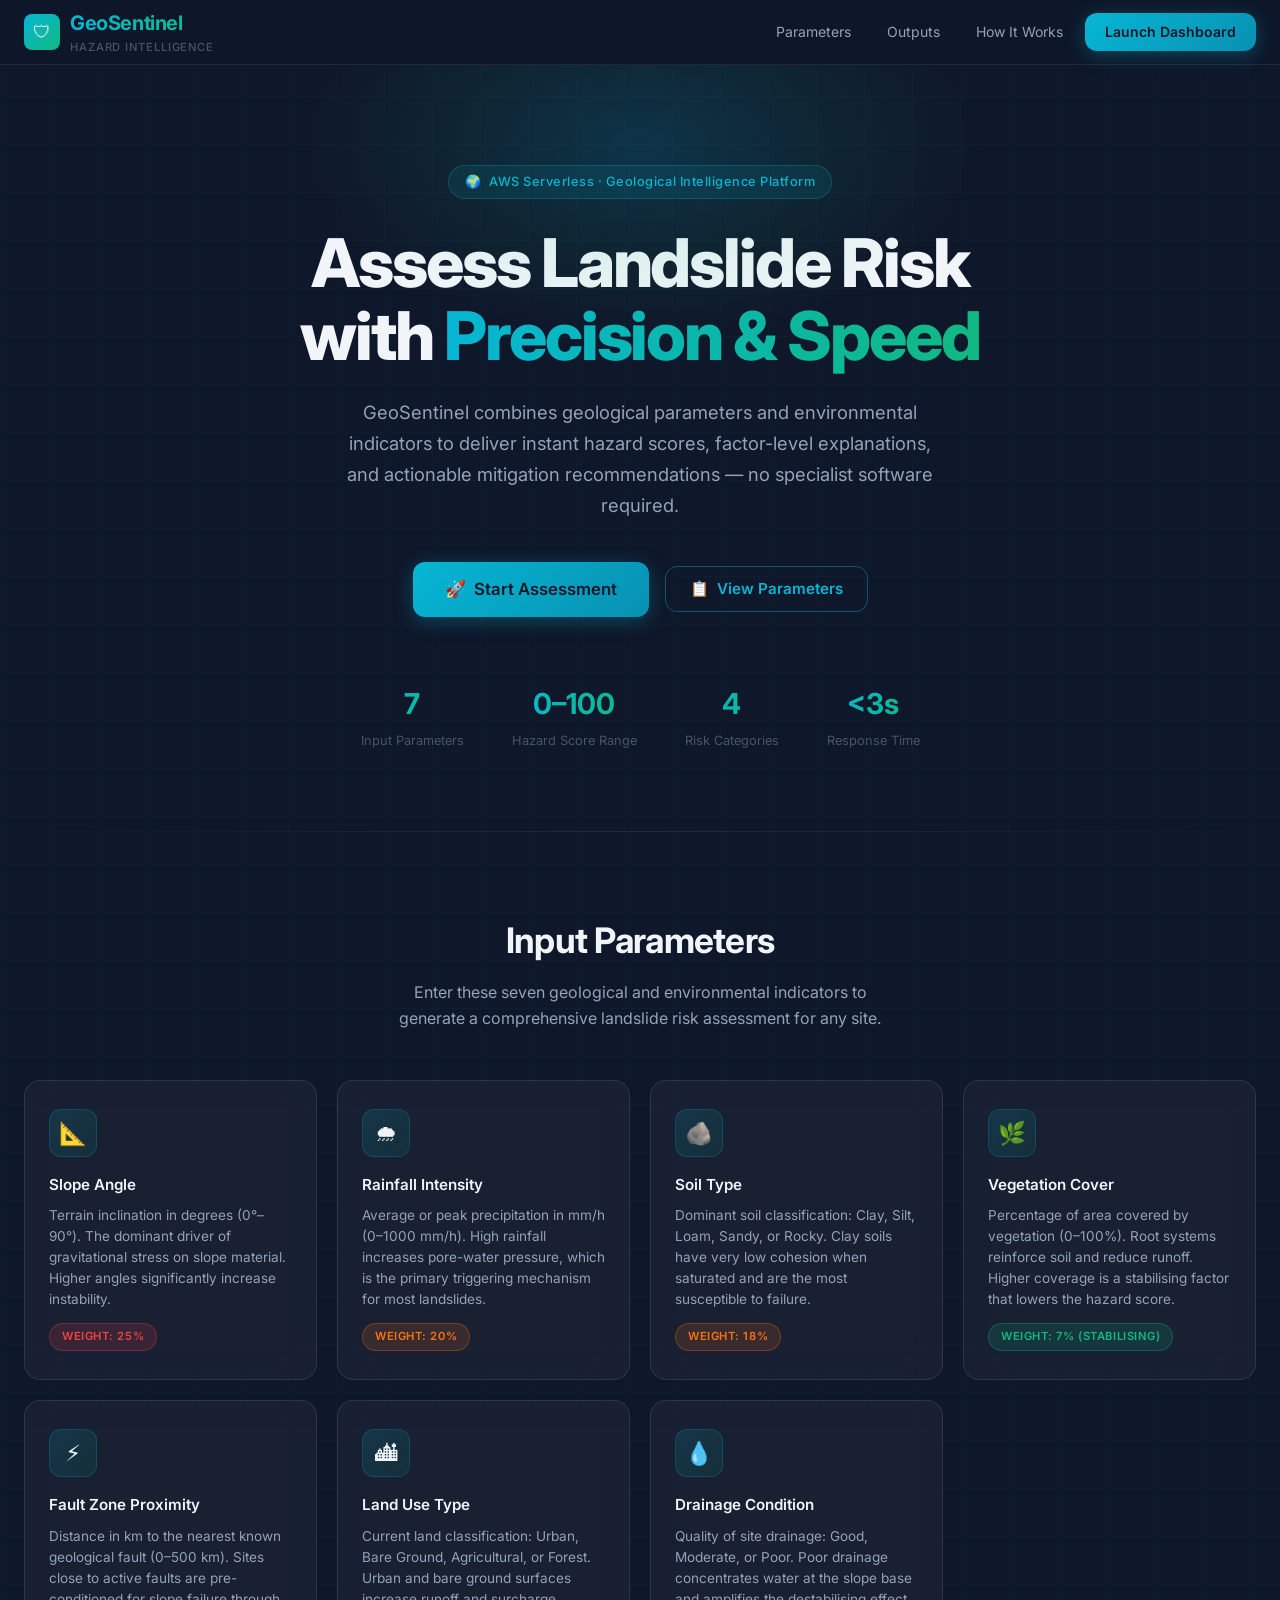
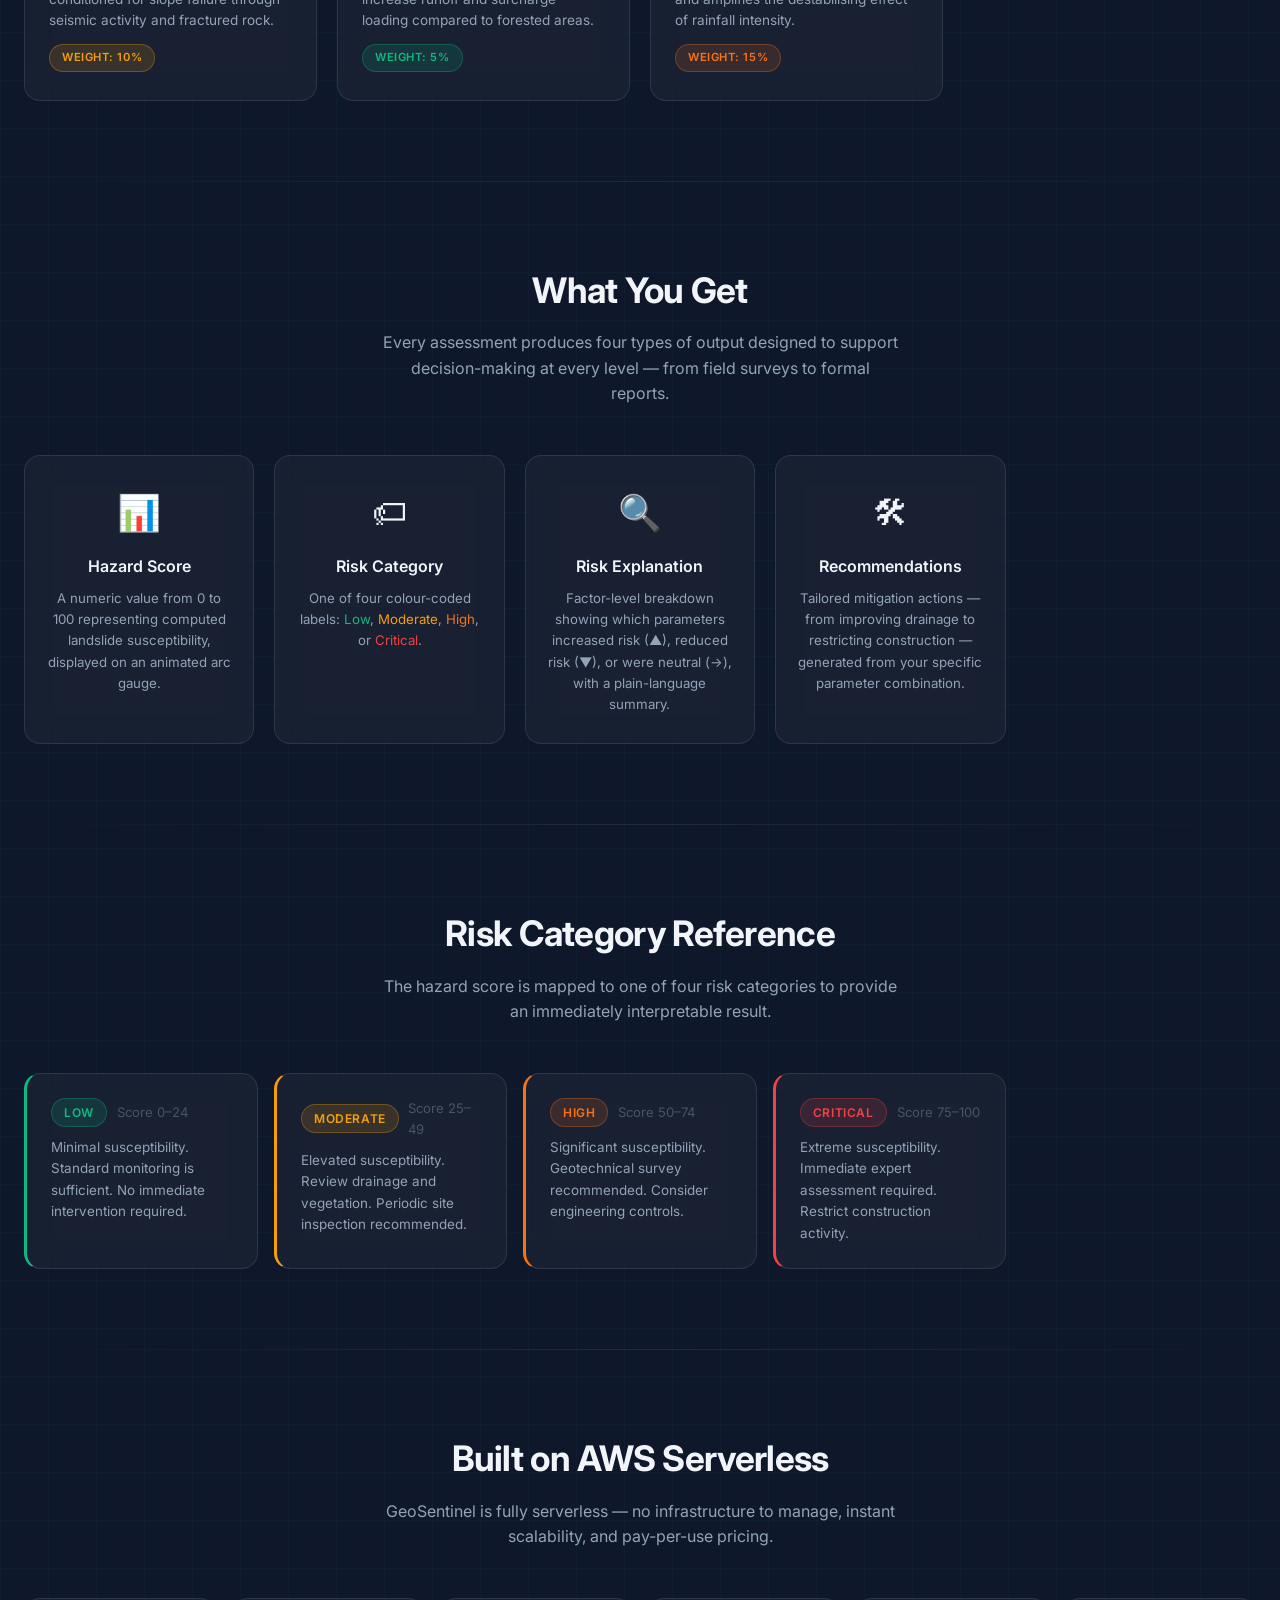
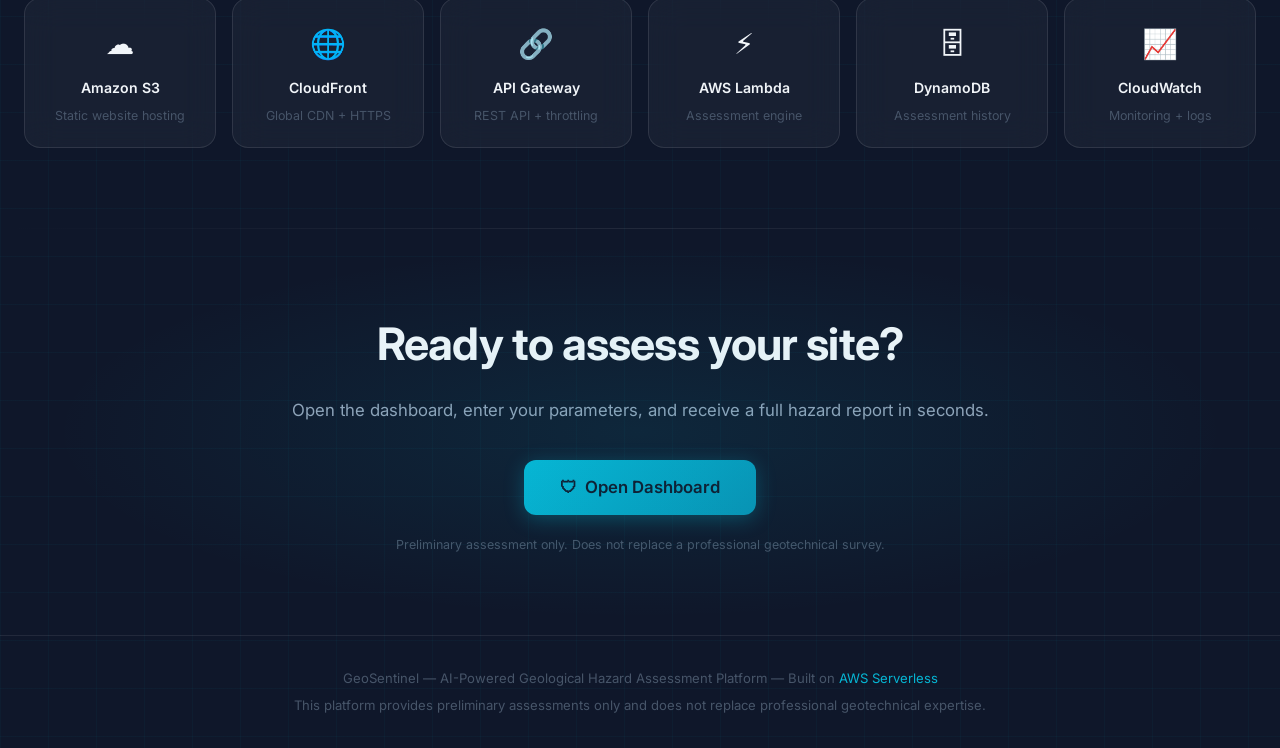
<file: frontend/index.html>
<!DOCTYPE html>
<html lang="en">
<head>
  <meta charset="UTF-8" />
  <meta name="viewport" content="width=device-width, initial-scale=1.0" />
  <title>GeoSentinel — AI-Powered Geological Hazard Assessment</title>
  <meta name="description" content="Assess landslide risk using geological and environmental parameters. Get hazard scores, risk explanations, and mitigation recommendations instantly." />

  <!-- Fonts -->
  <link rel="preconnect" href="https://fonts.googleapis.com" />
  <link rel="preconnect" href="https://fonts.gstatic.com" crossorigin />
  <link href="https://fonts.googleapis.com/css2?family=Inter:wght@400;500;600;700;800&display=swap" rel="stylesheet" />

  <!-- Styles -->
  <link rel="stylesheet" href="assets/css/styles.css" />

  <!-- Favicon (inline SVG) -->
  <link rel="icon" href="data:image/svg+xml,<svg xmlns='http://www.w3.org/2000/svg' viewBox='0 0 32 32'><rect width='32' height='32' rx='8' fill='%230F172A'/><text y='22' x='4' font-size='20'>🛡</text></svg>" />
</head>
<body class="bg-grid">

  <!-- ── Navbar ────────────────────────────────────────────── -->
  <nav class="navbar" role="navigation" aria-label="Main navigation">
    <div class="navbar-inner">
      <a href="index.html" class="navbar-brand" aria-label="GeoSentinel home">
        <div class="brand-icon" aria-hidden="true">🛡</div>
        <div>
          <div class="brand-name">GeoSentinel</div>
          <div class="brand-tagline">Hazard Intelligence</div>
        </div>
      </a>

      <nav class="navbar-links" aria-label="Site links">
        <a href="#parameters" class="nav-link">Parameters</a>
        <a href="#outputs"    class="nav-link">Outputs</a>
        <a href="#how"        class="nav-link">How It Works</a>
        <a href="dashboard.html" class="btn btn-primary nav-link-cta" style="padding:8px 20px;font-size:0.875rem;">
          Launch Dashboard
        </a>
      </nav>
    </div>
  </nav>

  <!-- ── Hero ──────────────────────────────────────────────── -->
  <section class="hero" aria-labelledby="hero-heading">
    <div class="hero-glow" aria-hidden="true"></div>
    <div class="page-container">

      <div class="hero-badge" aria-label="Platform category">
        <span aria-hidden="true">🌍</span>
        AWS Serverless · Geological Intelligence Platform
      </div>

      <h1 class="hero-title" id="hero-heading">
        Assess Landslide Risk<br />
        with <span class="highlight">Precision & Speed</span>
      </h1>

      <p class="hero-subtitle">
        GeoSentinel combines geological parameters and environmental indicators to deliver
        instant hazard scores, factor-level explanations, and actionable mitigation
        recommendations — no specialist software required.
      </p>

      <div class="hero-actions">
        <a href="dashboard.html" class="btn btn-primary" style="font-size:1.05rem;padding:14px 32px;">
          <span aria-hidden="true">🚀</span> Start Assessment
        </a>
        <a href="#parameters" class="btn btn-outline">
          <span aria-hidden="true">📋</span> View Parameters
        </a>
      </div>

      <div class="hero-stats" role="list" aria-label="Platform statistics">
        <div class="stat-item" role="listitem">
          <div class="stat-value">7</div>
          <div class="stat-label">Input Parameters</div>
        </div>
        <div class="stat-item" role="listitem">
          <div class="stat-value">0–100</div>
          <div class="stat-label">Hazard Score Range</div>
        </div>
        <div class="stat-item" role="listitem">
          <div class="stat-value">4</div>
          <div class="stat-label">Risk Categories</div>
        </div>
        <div class="stat-item" role="listitem">
          <div class="stat-value">&lt;3s</div>
          <div class="stat-label">Response Time</div>
        </div>
      </div>
    </div>
  </section>

  <div class="divider"></div>


  <!-- ── Input Parameters ──────────────────────────────────── -->
  <section class="section" id="parameters" aria-labelledby="params-heading">
    <div class="page-container">
      <div class="text-center">
        <h2 class="section-title" id="params-heading">Input Parameters</h2>
        <p class="section-subtitle mx-auto">
          Enter these seven geological and environmental indicators to generate a comprehensive
          landslide risk assessment for any site.
        </p>
      </div>

      <div class="features-grid">

        <article class="feature-card glass-card glass-card-hover">
          <div class="feature-icon" aria-hidden="true">📐</div>
          <h3 class="feature-name">Slope Angle</h3>
          <p class="feature-desc">
            Terrain inclination in degrees (0°–90°). The dominant driver of gravitational
            stress on slope material. Higher angles significantly increase instability.
          </p>
          <div style="margin-top:12px;">
            <span class="badge badge-critical" style="font-size:0.7rem;">Weight: 25%</span>
          </div>
        </article>

        <article class="feature-card glass-card glass-card-hover">
          <div class="feature-icon" aria-hidden="true">🌧</div>
          <h3 class="feature-name">Rainfall Intensity</h3>
          <p class="feature-desc">
            Average or peak precipitation in mm/h (0–1000 mm/h). High rainfall
            increases pore-water pressure, which is the primary triggering mechanism
            for most landslides.
          </p>
          <div style="margin-top:12px;">
            <span class="badge badge-high" style="font-size:0.7rem;">Weight: 20%</span>
          </div>
        </article>

        <article class="feature-card glass-card glass-card-hover">
          <div class="feature-icon" aria-hidden="true">🪨</div>
          <h3 class="feature-name">Soil Type</h3>
          <p class="feature-desc">
            Dominant soil classification: Clay, Silt, Loam, Sandy, or Rocky. Clay soils
            have very low cohesion when saturated and are the most susceptible to failure.
          </p>
          <div style="margin-top:12px;">
            <span class="badge badge-high" style="font-size:0.7rem;">Weight: 18%</span>
          </div>
        </article>

        <article class="feature-card glass-card glass-card-hover">
          <div class="feature-icon" aria-hidden="true">🌿</div>
          <h3 class="feature-name">Vegetation Cover</h3>
          <p class="feature-desc">
            Percentage of area covered by vegetation (0–100%). Root systems reinforce
            soil and reduce runoff. Higher coverage is a stabilising factor that lowers
            the hazard score.
          </p>
          <div style="margin-top:12px;">
            <span class="badge badge-low" style="font-size:0.7rem;">Weight: 7% (stabilising)</span>
          </div>
        </article>

        <article class="feature-card glass-card glass-card-hover">
          <div class="feature-icon" aria-hidden="true">⚡</div>
          <h3 class="feature-name">Fault Zone Proximity</h3>
          <p class="feature-desc">
            Distance in km to the nearest known geological fault (0–500 km). Sites
            close to active faults are pre-conditioned for slope failure through
            seismic activity and fractured rock.
          </p>
          <div style="margin-top:12px;">
            <span class="badge badge-moderate" style="font-size:0.7rem;">Weight: 10%</span>
          </div>
        </article>

        <article class="feature-card glass-card glass-card-hover">
          <div class="feature-icon" aria-hidden="true">🏙</div>
          <h3 class="feature-name">Land Use Type</h3>
          <p class="feature-desc">
            Current land classification: Urban, Bare Ground, Agricultural, or Forest.
            Urban and bare ground surfaces increase runoff and surcharge loading
            compared to forested areas.
          </p>
          <div style="margin-top:12px;">
            <span class="badge badge-low" style="font-size:0.7rem;">Weight: 5%</span>
          </div>
        </article>

        <article class="feature-card glass-card glass-card-hover">
          <div class="feature-icon" aria-hidden="true">💧</div>
          <h3 class="feature-name">Drainage Condition</h3>
          <p class="feature-desc">
            Quality of site drainage: Good, Moderate, or Poor. Poor drainage
            concentrates water at the slope base and amplifies the destabilising
            effect of rainfall intensity.
          </p>
          <div style="margin-top:12px;">
            <span class="badge badge-high" style="font-size:0.7rem;">Weight: 15%</span>
          </div>
        </article>

      </div>
    </div>
  </section>

  <div class="divider"></div>


  <!-- ── Outputs ────────────────────────────────────────────── -->
  <section class="section" id="outputs" aria-labelledby="outputs-heading">
    <div class="page-container">
      <div class="text-center">
        <h2 class="section-title" id="outputs-heading">What You Get</h2>
        <p class="section-subtitle mx-auto">
          Every assessment produces four types of output designed to support
          decision-making at every level — from field surveys to formal reports.
        </p>
      </div>

      <div class="outputs-grid">

        <article class="output-card glass-card glass-card-hover">
          <div class="output-icon" aria-hidden="true">📊</div>
          <h3 class="output-title">Hazard Score</h3>
          <p class="output-desc">
            A numeric value from 0 to 100 representing computed landslide
            susceptibility, displayed on an animated arc gauge.
          </p>
        </article>

        <article class="output-card glass-card glass-card-hover">
          <div class="output-icon" aria-hidden="true">🏷</div>
          <h3 class="output-title">Risk Category</h3>
          <p class="output-desc">
            One of four colour-coded labels: <span class="risk-low">Low</span>,
            <span class="risk-moderate">Moderate</span>,
            <span class="risk-high">High</span>, or
            <span class="risk-critical">Critical</span>.
          </p>
        </article>

        <article class="output-card glass-card glass-card-hover">
          <div class="output-icon" aria-hidden="true">🔍</div>
          <h3 class="output-title">Risk Explanation</h3>
          <p class="output-desc">
            Factor-level breakdown showing which parameters increased risk (▲),
            reduced risk (▼), or were neutral (→), with a plain-language summary.
          </p>
        </article>

        <article class="output-card glass-card glass-card-hover">
          <div class="output-icon" aria-hidden="true">🛠</div>
          <h3 class="output-title">Recommendations</h3>
          <p class="output-desc">
            Tailored mitigation actions — from improving drainage to restricting
            construction — generated from your specific parameter combination.
          </p>
        </article>

      </div>
    </div>
  </section>

  <div class="divider"></div>

  <!-- ── Risk Categories Explained ────────────────────────── -->
  <section class="section" id="how" aria-labelledby="how-heading">
    <div class="page-container">
      <div class="text-center">
        <h2 class="section-title" id="how-heading">Risk Category Reference</h2>
        <p class="section-subtitle mx-auto">
          The hazard score is mapped to one of four risk categories to provide
          an immediately interpretable result.
        </p>
      </div>

      <div style="display:grid;grid-template-columns:repeat(auto-fill,minmax(220px,1fr));gap:16px;">

        <div class="glass-card" style="padding:24px;border-left:3px solid var(--color-risk-low);">
          <div style="display:flex;align-items:center;gap:10px;margin-bottom:10px;">
            <span class="badge badge-low">Low</span>
            <span style="font-size:0.82rem;color:var(--color-text-muted);">Score 0–24</span>
          </div>
          <p style="font-size:0.84rem;color:var(--color-text-secondary);">
            Minimal susceptibility. Standard monitoring is sufficient. No immediate intervention required.
          </p>
        </div>

        <div class="glass-card" style="padding:24px;border-left:3px solid var(--color-risk-moderate);">
          <div style="display:flex;align-items:center;gap:10px;margin-bottom:10px;">
            <span class="badge badge-moderate">Moderate</span>
            <span style="font-size:0.82rem;color:var(--color-text-muted);">Score 25–49</span>
          </div>
          <p style="font-size:0.84rem;color:var(--color-text-secondary);">
            Elevated susceptibility. Review drainage and vegetation. Periodic site inspection recommended.
          </p>
        </div>

        <div class="glass-card" style="padding:24px;border-left:3px solid var(--color-risk-high);">
          <div style="display:flex;align-items:center;gap:10px;margin-bottom:10px;">
            <span class="badge badge-high">High</span>
            <span style="font-size:0.82rem;color:var(--color-text-muted);">Score 50–74</span>
          </div>
          <p style="font-size:0.84rem;color:var(--color-text-secondary);">
            Significant susceptibility. Geotechnical survey recommended. Consider engineering controls.
          </p>
        </div>

        <div class="glass-card" style="padding:24px;border-left:3px solid var(--color-risk-critical);">
          <div style="display:flex;align-items:center;gap:10px;margin-bottom:10px;">
            <span class="badge badge-critical">Critical</span>
            <span style="font-size:0.82rem;color:var(--color-text-muted);">Score 75–100</span>
          </div>
          <p style="font-size:0.84rem;color:var(--color-text-secondary);">
            Extreme susceptibility. Immediate expert assessment required. Restrict construction activity.
          </p>
        </div>

      </div>
    </div>
  </section>

  <div class="divider"></div>


  <!-- ── Architecture ──────────────────────────────────────── -->
  <section class="section">
    <div class="page-container">
      <div class="text-center">
        <h2 class="section-title">Built on AWS Serverless</h2>
        <p class="section-subtitle mx-auto">
          GeoSentinel is fully serverless — no infrastructure to manage, instant scalability,
          and pay-per-use pricing.
        </p>
      </div>

      <div style="display:grid;grid-template-columns:repeat(auto-fill,minmax(180px,1fr));gap:16px;margin-top:0;">
        <div class="glass-card" style="padding:22px;text-align:center;">
          <div style="font-size:1.8rem;margin-bottom:10px;" aria-hidden="true">☁</div>
          <div style="font-size:0.88rem;font-weight:600;margin-bottom:6px;">Amazon S3</div>
          <div style="font-size:0.78rem;color:var(--color-text-muted);">Static website hosting</div>
        </div>
        <div class="glass-card" style="padding:22px;text-align:center;">
          <div style="font-size:1.8rem;margin-bottom:10px;" aria-hidden="true">🌐</div>
          <div style="font-size:0.88rem;font-weight:600;margin-bottom:6px;">CloudFront</div>
          <div style="font-size:0.78rem;color:var(--color-text-muted);">Global CDN + HTTPS</div>
        </div>
        <div class="glass-card" style="padding:22px;text-align:center;">
          <div style="font-size:1.8rem;margin-bottom:10px;" aria-hidden="true">🔗</div>
          <div style="font-size:0.88rem;font-weight:600;margin-bottom:6px;">API Gateway</div>
          <div style="font-size:0.78rem;color:var(--color-text-muted);">REST API + throttling</div>
        </div>
        <div class="glass-card" style="padding:22px;text-align:center;">
          <div style="font-size:1.8rem;margin-bottom:10px;" aria-hidden="true">⚡</div>
          <div style="font-size:0.88rem;font-weight:600;margin-bottom:6px;">AWS Lambda</div>
          <div style="font-size:0.78rem;color:var(--color-text-muted);">Assessment engine</div>
        </div>
        <div class="glass-card" style="padding:22px;text-align:center;">
          <div style="font-size:1.8rem;margin-bottom:10px;" aria-hidden="true">🗄</div>
          <div style="font-size:0.88rem;font-weight:600;margin-bottom:6px;">DynamoDB</div>
          <div style="font-size:0.78rem;color:var(--color-text-muted);">Assessment history</div>
        </div>
        <div class="glass-card" style="padding:22px;text-align:center;">
          <div style="font-size:1.8rem;margin-bottom:10px;" aria-hidden="true">📈</div>
          <div style="font-size:0.88rem;font-weight:600;margin-bottom:6px;">CloudWatch</div>
          <div style="font-size:0.78rem;color:var(--color-text-muted);">Monitoring + logs</div>
        </div>
      </div>
    </div>
  </section>

  <div class="divider"></div>

  <!-- ── CTA ───────────────────────────────────────────────── -->
  <section class="cta-section" aria-labelledby="cta-heading">
    <div class="cta-glow" aria-hidden="true"></div>
    <h2 class="cta-title" id="cta-heading">Ready to assess your site?</h2>
    <p class="cta-subtitle">
      Open the dashboard, enter your parameters, and receive a full hazard report in seconds.
    </p>
    <a href="dashboard.html" class="btn btn-primary" style="font-size:1.05rem;padding:14px 36px;">
      <span aria-hidden="true">🛡</span> Open Dashboard
    </a>
    <p style="margin-top:20px;font-size:0.78rem;color:var(--color-text-muted);">
      Preliminary assessment only. Does not replace a professional geotechnical survey.
    </p>
  </section>

  <!-- ── Footer ────────────────────────────────────────────── -->
  <footer class="footer" role="contentinfo">
    <div class="page-container">
      <p class="footer-text">
        GeoSentinel &mdash; AI-Powered Geological Hazard Assessment Platform &mdash;
        Built on <a href="https://aws.amazon.com/" class="footer-link" target="_blank" rel="noopener">AWS Serverless</a>
      </p>
      <p class="footer-text" style="margin-top:6px;">
        This platform provides preliminary assessments only and does not replace professional geotechnical expertise.
      </p>
    </div>
  </footer>

  <!-- Toast container (for JS-driven toasts) -->
  <div id="toast-container" class="toast-container" role="status" aria-live="polite" aria-atomic="false"></div>

</body>
</html>
</file>
<file: frontend/assets/css/styles.css>
/* ============================================================
   GeoSentinel — Design Tokens & Base Reset
   ============================================================ */
:root {
  /* Brand colours */
  --color-bg-primary:      #0F172A;
  --color-bg-secondary:    #1E293B;
  --color-bg-tertiary:     #0D1526;
  --color-accent-cyan:     #06B6D4;
  --color-accent-cyan-dim: #0891B2;
  --color-accent-emerald:  #10B981;
  --color-text-primary:    #F1F5F9;
  --color-text-secondary:  #94A3B8;
  --color-text-muted:      #475569;
  --color-border:          rgba(255, 255, 255, 0.08);

  /* Risk category colours */
  --color-risk-low:        #10B981;
  --color-risk-moderate:   #F59E0B;
  --color-risk-high:       #F97316;
  --color-risk-critical:   #EF4444;

  /* Glassmorphism */
  --glass-bg:              rgba(255, 255, 255, 0.04);
  --glass-bg-hover:        rgba(255, 255, 255, 0.07);
  --glass-border:          rgba(255, 255, 255, 0.10);
  --glass-blur:            blur(16px);

  /* Spacing & radius */
  --radius-sm:  6px;
  --radius-md:  12px;
  --radius-lg:  16px;
  --radius-xl:  24px;

  /* Transitions */
  --transition-fast:   150ms ease;
  --transition-normal: 250ms ease;
  --transition-slow:   400ms ease;
}

*, *::before, *::after { box-sizing: border-box; margin: 0; padding: 0; }

html { scroll-behavior: smooth; }

body {
  font-family: 'Inter', system-ui, -apple-system, sans-serif;
  background-color: var(--color-bg-primary);
  color: var(--color-text-primary);
  line-height: 1.6;
  min-height: 100vh;
  -webkit-font-smoothing: antialiased;
}

img, svg { display: block; }
a { color: inherit; text-decoration: none; }
button, input, select { font-family: inherit; }

/* ============================================================
   Utility Classes
   ============================================================ */
.glass-card {
  background: var(--glass-bg);
  border: 1px solid var(--glass-border);
  backdrop-filter: var(--glass-blur);
  -webkit-backdrop-filter: var(--glass-blur);
  border-radius: var(--radius-lg);
}

.glass-card-hover:hover {
  background: var(--glass-bg-hover);
  border-color: rgba(6, 182, 212, 0.25);
  transition: background var(--transition-normal), border-color var(--transition-normal);
}

.text-cyan    { color: var(--color-accent-cyan); }
.text-emerald { color: var(--color-accent-emerald); }
.text-muted   { color: var(--color-text-secondary); }
.text-faint   { color: var(--color-text-muted); }

.risk-low      { color: var(--color-risk-low); }
.risk-moderate { color: var(--color-risk-moderate); }
.risk-high     { color: var(--color-risk-high); }
.risk-critical { color: var(--color-risk-critical); }

.badge {
  display: inline-flex;
  align-items: center;
  gap: 6px;
  padding: 4px 12px;
  border-radius: 999px;
  font-size: 0.75rem;
  font-weight: 600;
  letter-spacing: 0.05em;
  text-transform: uppercase;
}
.badge-low      { background: rgba(16,185,129,0.15); color: var(--color-risk-low);      border: 1px solid rgba(16,185,129,0.30); }
.badge-moderate { background: rgba(245,158,11,0.15); color: var(--color-risk-moderate); border: 1px solid rgba(245,158,11,0.30); }
.badge-high     { background: rgba(249,115,22,0.15); color: var(--color-risk-high);     border: 1px solid rgba(249,115,22,0.30); }
.badge-critical { background: rgba(239,68, 68,0.15); color: var(--color-risk-critical); border: 1px solid rgba(239,68, 68,0.30); }

.btn {
  display: inline-flex;
  align-items: center;
  justify-content: center;
  gap: 8px;
  padding: 10px 24px;
  border-radius: var(--radius-md);
  font-weight: 600;
  font-size: 0.95rem;
  cursor: pointer;
  border: none;
  transition: all var(--transition-fast);
  white-space: nowrap;
}
.btn:disabled { opacity: 0.5; cursor: not-allowed; }

.btn-primary {
  background: linear-gradient(135deg, var(--color-accent-cyan), var(--color-accent-cyan-dim));
  color: #0F172A;
  box-shadow: 0 4px 20px rgba(6,182,212,0.30);
}
.btn-primary:hover:not(:disabled) {
  box-shadow: 0 6px 28px rgba(6,182,212,0.50);
  transform: translateY(-1px);
}

.btn-outline {
  background: transparent;
  color: var(--color-accent-cyan);
  border: 1px solid rgba(6,182,212,0.40);
}
.btn-outline:hover:not(:disabled) {
  background: rgba(6,182,212,0.08);
  border-color: var(--color-accent-cyan);
}

.btn-ghost {
  background: rgba(255,255,255,0.05);
  color: var(--color-text-primary);
  border: 1px solid var(--color-border);
}
.btn-ghost:hover:not(:disabled) { background: rgba(255,255,255,0.09); }

/* ============================================================
   Navigation
   ============================================================ */
.navbar {
  position: sticky;
  top: 0;
  z-index: 100;
  background: rgba(15,23,42,0.85);
  backdrop-filter: blur(20px);
  -webkit-backdrop-filter: blur(20px);
  border-bottom: 1px solid var(--color-border);
}

.navbar-inner {
  max-width: 1280px;
  margin: 0 auto;
  padding: 0 24px;
  height: 64px;
  display: flex;
  align-items: center;
  justify-content: space-between;
}

.navbar-brand {
  display: flex;
  align-items: center;
  gap: 10px;
}

.brand-icon {
  width: 36px;
  height: 36px;
  background: linear-gradient(135deg, var(--color-accent-cyan), var(--color-accent-emerald));
  border-radius: 8px;
  display: flex;
  align-items: center;
  justify-content: center;
  font-size: 1.1rem;
}

.brand-name {
  font-size: 1.25rem;
  font-weight: 700;
  letter-spacing: -0.02em;
  background: linear-gradient(90deg, var(--color-accent-cyan), var(--color-accent-emerald));
  -webkit-background-clip: text;
  -webkit-text-fill-color: transparent;
  background-clip: text;
}

.brand-tagline {
  font-size: 0.7rem;
  color: var(--color-text-muted);
  letter-spacing: 0.08em;
  text-transform: uppercase;
  font-weight: 500;
}

.navbar-links {
  display: flex;
  align-items: center;
  gap: 8px;
}

.nav-link {
  padding: 6px 14px;
  border-radius: var(--radius-sm);
  font-size: 0.875rem;
  color: var(--color-text-secondary);
  transition: color var(--transition-fast), background var(--transition-fast);
}
.nav-link:hover { color: var(--color-text-primary); background: rgba(255,255,255,0.05); }
.nav-link.active { color: var(--color-accent-cyan); }

/* ============================================================
   Page-level Layout
   ============================================================ */
.page-container {
  max-width: 1280px;
  margin: 0 auto;
  padding: 0 24px;
}

.section {
  padding: 80px 0;
}
.section-sm { padding: 48px 0; }

/* ============================================================
   Landing Page — Hero
   ============================================================ */
.hero {
  position: relative;
  padding: 100px 0 80px;
  overflow: hidden;
  text-align: center;
}

.hero-glow {
  position: absolute;
  top: -120px;
  left: 50%;
  transform: translateX(-50%);
  width: 700px;
  height: 400px;
  background: radial-gradient(ellipse at center,
    rgba(6,182,212,0.18) 0%,
    rgba(16,185,129,0.08) 40%,
    transparent 70%);
  pointer-events: none;
}

.hero-badge {
  display: inline-flex;
  align-items: center;
  gap: 8px;
  padding: 6px 16px;
  background: rgba(6,182,212,0.10);
  border: 1px solid rgba(6,182,212,0.25);
  border-radius: 999px;
  font-size: 0.8rem;
  color: var(--color-accent-cyan);
  font-weight: 500;
  margin-bottom: 28px;
  letter-spacing: 0.04em;
}

.hero-title {
  font-size: clamp(2.4rem, 6vw, 4.2rem);
  font-weight: 800;
  line-height: 1.08;
  letter-spacing: -0.03em;
  margin-bottom: 24px;
}

.hero-title .highlight {
  background: linear-gradient(90deg, var(--color-accent-cyan), var(--color-accent-emerald));
  -webkit-background-clip: text;
  -webkit-text-fill-color: transparent;
  background-clip: text;
}

.hero-subtitle {
  font-size: 1.15rem;
  color: var(--color-text-secondary);
  max-width: 600px;
  margin: 0 auto 40px;
  line-height: 1.7;
}

.hero-actions {
  display: flex;
  align-items: center;
  justify-content: center;
  gap: 16px;
  flex-wrap: wrap;
  margin-bottom: 64px;
}

.hero-stats {
  display: flex;
  justify-content: center;
  gap: 48px;
  flex-wrap: wrap;
}

.stat-item { text-align: center; }
.stat-value {
  font-size: 1.8rem;
  font-weight: 700;
  background: linear-gradient(90deg, var(--color-accent-cyan), var(--color-accent-emerald));
  -webkit-background-clip: text;
  -webkit-text-fill-color: transparent;
  background-clip: text;
}
.stat-label { font-size: 0.8rem; color: var(--color-text-muted); margin-top: 4px; }

/* ============================================================
   Landing — Feature Cards Grid
   ============================================================ */
.section-title {
  font-size: clamp(1.6rem, 3vw, 2.2rem);
  font-weight: 700;
  letter-spacing: -0.02em;
  margin-bottom: 12px;
}
.section-subtitle {
  font-size: 1rem;
  color: var(--color-text-secondary);
  max-width: 520px;
  margin-bottom: 48px;
}
.text-center { text-align: center; }
.mx-auto { margin-left: auto; margin-right: auto; }

.features-grid {
  display: grid;
  grid-template-columns: repeat(auto-fill, minmax(260px, 1fr));
  gap: 20px;
}

.feature-card {
  padding: 28px 24px;
  transition: transform var(--transition-normal), border-color var(--transition-normal);
}
.feature-card:hover { transform: translateY(-4px); }

.feature-icon {
  width: 48px;
  height: 48px;
  border-radius: var(--radius-md);
  display: flex;
  align-items: center;
  justify-content: center;
  font-size: 1.4rem;
  margin-bottom: 16px;
  background: linear-gradient(135deg, rgba(6,182,212,0.15), rgba(16,185,129,0.10));
  border: 1px solid rgba(6,182,212,0.20);
}

.feature-name {
  font-size: 0.95rem;
  font-weight: 600;
  margin-bottom: 8px;
  color: var(--color-text-primary);
}
.feature-desc { font-size: 0.85rem; color: var(--color-text-secondary); line-height: 1.55; }

/* ============================================================
   Landing — How It Works / Output Cards
   ============================================================ */
.outputs-grid {
  display: grid;
  grid-template-columns: repeat(auto-fill, minmax(220px, 1fr));
  gap: 20px;
}

.output-card {
  padding: 28px 22px;
  text-align: center;
  transition: transform var(--transition-normal);
}
.output-card:hover { transform: translateY(-3px); }

.output-icon {
  font-size: 2.2rem;
  margin-bottom: 14px;
}
.output-title { font-size: 1rem; font-weight: 600; margin-bottom: 8px; }
.output-desc  { font-size: 0.83rem; color: var(--color-text-secondary); }

/* ============================================================
   Landing — CTA Section
   ============================================================ */
.cta-section {
  text-align: center;
  padding: 80px 24px;
  position: relative;
  overflow: hidden;
}

.cta-glow {
  position: absolute;
  inset: 0;
  background: radial-gradient(ellipse at center,
    rgba(6,182,212,0.10) 0%, transparent 65%);
  pointer-events: none;
}

.cta-title {
  font-size: clamp(1.8rem, 4vw, 2.8rem);
  font-weight: 700;
  letter-spacing: -0.02em;
  margin-bottom: 16px;
}
.cta-subtitle { font-size: 1.05rem; color: var(--color-text-secondary); margin-bottom: 36px; }

/* ============================================================
   Footer
   ============================================================ */
.footer {
  border-top: 1px solid var(--color-border);
  padding: 32px 0;
  text-align: center;
}
.footer-text { font-size: 0.82rem; color: var(--color-text-muted); }
.footer-link { color: var(--color-accent-cyan); transition: opacity var(--transition-fast); }
.footer-link:hover { opacity: 0.75; }

/* ============================================================
   Background Grid Pattern (decorative)
   ============================================================ */
.bg-grid {
  background-image:
    linear-gradient(rgba(6,182,212,0.04) 1px, transparent 1px),
    linear-gradient(90deg, rgba(6,182,212,0.04) 1px, transparent 1px);
  background-size: 48px 48px;
}

/* ============================================================
   Divider
   ============================================================ */
.divider {
  height: 1px;
  background: linear-gradient(90deg, transparent, var(--color-border), transparent);
  margin: 0;
}

/* ============================================================
   Dashboard — Layout
   ============================================================ */
.dashboard-layout {
  display: grid;
  grid-template-columns: 380px 1fr;
  gap: 24px;
  padding: 28px 0 40px;
  align-items: start;
}

.dashboard-left  { display: flex; flex-direction: column; gap: 20px; }
.dashboard-right { display: flex; flex-direction: column; gap: 20px; }

/* ============================================================
   Dashboard — Input Form
   ============================================================ */
.form-card { padding: 28px; }

.form-card-title {
  font-size: 1.05rem;
  font-weight: 700;
  margin-bottom: 4px;
  display: flex;
  align-items: center;
  gap: 8px;
}
.form-card-subtitle { font-size: 0.82rem; color: var(--color-text-secondary); margin-bottom: 24px; }

.form-group { margin-bottom: 18px; }
.form-group:last-of-type { margin-bottom: 0; }

label {
  display: flex;
  align-items: center;
  gap: 6px;
  font-size: 0.82rem;
  font-weight: 600;
  color: var(--color-text-secondary);
  margin-bottom: 6px;
  letter-spacing: 0.03em;
  text-transform: uppercase;
}

.label-unit {
  font-size: 0.72rem;
  font-weight: 400;
  color: var(--color-text-muted);
  text-transform: none;
  letter-spacing: 0;
}

.form-input,
.form-select {
  width: 100%;
  padding: 10px 14px;
  background: rgba(255,255,255,0.05);
  border: 1px solid rgba(255,255,255,0.10);
  border-radius: var(--radius-sm);
  color: var(--color-text-primary);
  font-size: 0.92rem;
  transition: border-color var(--transition-fast), box-shadow var(--transition-fast);
  outline: none;
  -webkit-appearance: none;
  appearance: none;
}

.form-input::placeholder { color: var(--color-text-muted); }

.form-input:focus,
.form-select:focus {
  border-color: var(--color-accent-cyan);
  box-shadow: 0 0 0 3px rgba(6,182,212,0.15);
}

.form-input.error,
.form-select.error {
  border-color: var(--color-risk-critical);
  box-shadow: 0 0 0 3px rgba(239,68,68,0.12);
}

.form-select {
  background-image: url("data:image/svg+xml,%3Csvg xmlns='http://www.w3.org/2000/svg' width='12' height='8' viewBox='0 0 12 8'%3E%3Cpath d='M1 1l5 5 5-5' stroke='%2394A3B8' stroke-width='1.5' fill='none' stroke-linecap='round'/%3E%3C/svg%3E");
  background-repeat: no-repeat;
  background-position: right 14px center;
  padding-right: 36px;
  cursor: pointer;
}

.field-error {
  font-size: 0.78rem;
  color: var(--color-risk-critical);
  margin-top: 5px;
  display: flex;
  align-items: center;
  gap: 4px;
  min-height: 18px;
}
.field-error:empty { display: none; }

.form-footer { margin-top: 24px; }

.btn-analyze {
  width: 100%;
  padding: 13px;
  font-size: 1rem;
  font-weight: 700;
  letter-spacing: 0.02em;
}

/* Loading spinner */
.spinner {
  width: 18px;
  height: 18px;
  border: 2px solid rgba(15,23,42,0.3);
  border-top-color: #0F172A;
  border-radius: 50%;
  animation: spin 0.7s linear infinite;
  display: none;
}
@keyframes spin { to { transform: rotate(360deg); } }

/* ============================================================
   Dashboard — Gauge Panel
   ============================================================ */
.results-top {
  display: grid;
  grid-template-columns: 1fr 1fr;
  gap: 20px;
}

.gauge-card {
  padding: 28px 24px;
  text-align: center;
}
.gauge-card-title {
  font-size: 0.75rem;
  font-weight: 600;
  text-transform: uppercase;
  letter-spacing: 0.08em;
  color: var(--color-text-muted);
  margin-bottom: 16px;
}

#gauge-container {
  position: relative;
  width: 180px;
  height: 100px;
  margin: 0 auto 8px;
}

#gauge-svg { width: 100%; height: 100%; overflow: visible; }

.gauge-score-display {
  position: absolute;
  bottom: -4px;
  left: 50%;
  transform: translateX(-50%);
  text-align: center;
}

.gauge-score-value {
  font-size: 2.2rem;
  font-weight: 800;
  line-height: 1;
  color: var(--color-text-primary);
  letter-spacing: -0.03em;
}
.gauge-score-label {
  font-size: 0.72rem;
  color: var(--color-text-muted);
  margin-top: 2px;
  text-transform: uppercase;
  letter-spacing: 0.06em;
}

/* ============================================================
   Dashboard — Risk Category Panel
   ============================================================ */
.category-card {
  padding: 28px 24px;
  display: flex;
  flex-direction: column;
  justify-content: center;
  gap: 12px;
}

.category-label {
  font-size: 0.75rem;
  font-weight: 600;
  text-transform: uppercase;
  letter-spacing: 0.08em;
  color: var(--color-text-muted);
}

.category-badge-large {
  font-size: 1.6rem;
  font-weight: 800;
  letter-spacing: -0.02em;
}

.category-summary {
  font-size: 0.84rem;
  color: var(--color-text-secondary);
  line-height: 1.6;
}

/* ============================================================
   Dashboard — Hazard Analysis Card
   ============================================================ */
.analysis-card { padding: 24px 28px; }

.panel-title {
  font-size: 0.9rem;
  font-weight: 700;
  display: flex;
  align-items: center;
  gap: 8px;
  margin-bottom: 16px;
  padding-bottom: 12px;
  border-bottom: 1px solid var(--color-border);
}

.factor-list { display: flex; flex-direction: column; gap: 10px; }

.factor-row {
  display: flex;
  align-items: flex-start;
  gap: 12px;
  padding: 10px 14px;
  border-radius: var(--radius-sm);
  background: rgba(255,255,255,0.025);
  border: 1px solid transparent;
  transition: border-color var(--transition-fast);
}
.factor-row:hover { border-color: var(--color-border); }

.factor-direction {
  width: 26px;
  height: 26px;
  border-radius: 50%;
  display: flex;
  align-items: center;
  justify-content: center;
  font-size: 0.85rem;
  flex-shrink: 0;
  margin-top: 1px;
}
.factor-dir-increasing { background: rgba(239,68,68,0.15);  color: var(--color-risk-critical); }
.factor-dir-reducing   { background: rgba(16,185,129,0.15); color: var(--color-risk-low); }
.factor-dir-neutral    { background: rgba(148,163,184,0.12); color: var(--color-text-muted); }

.factor-name  { font-size: 0.85rem; font-weight: 600; margin-bottom: 2px; }
.factor-note  { font-size: 0.8rem; color: var(--color-text-secondary); }

/* ============================================================
   Dashboard — Recommendations Panel
   ============================================================ */
.recommendations-card { padding: 24px 28px; }

.rec-list { display: flex; flex-direction: column; gap: 10px; }

.rec-item {
  display: flex;
  align-items: flex-start;
  gap: 12px;
  padding: 12px 16px;
  border-radius: var(--radius-sm);
  background: rgba(16,185,129,0.05);
  border: 1px solid rgba(16,185,129,0.12);
  transition: border-color var(--transition-fast);
}
.rec-item:hover { border-color: rgba(16,185,129,0.25); }

.rec-icon {
  width: 28px;
  height: 28px;
  border-radius: 50%;
  background: rgba(16,185,129,0.15);
  color: var(--color-accent-emerald);
  display: flex;
  align-items: center;
  justify-content: center;
  font-size: 0.85rem;
  flex-shrink: 0;
}

.rec-text { font-size: 0.87rem; color: var(--color-text-primary); line-height: 1.5; padding-top: 4px; }

/* ============================================================
   Dashboard — PDF Download Button
   ============================================================ */
.pdf-action { padding: 16px 20px; display: flex; align-items: center; justify-content: space-between; }
.pdf-action-text { font-size: 0.83rem; color: var(--color-text-secondary); }
.pdf-action-title { font-size: 0.9rem; font-weight: 600; margin-bottom: 2px; }

/* ============================================================
   Dashboard — Assessment History Table
   ============================================================ */
.history-section { margin-top: 8px; }

.history-card { padding: 0; overflow: hidden; }

.history-header {
  padding: 20px 24px 16px;
  border-bottom: 1px solid var(--color-border);
  display: flex;
  align-items: center;
  justify-content: space-between;
}
.history-count {
  font-size: 0.78rem;
  color: var(--color-text-muted);
  background: rgba(255,255,255,0.05);
  padding: 2px 10px;
  border-radius: 999px;
}

.history-table-wrap { overflow-x: auto; }

.history-table {
  width: 100%;
  border-collapse: collapse;
  font-size: 0.85rem;
}

.history-table thead tr {
  background: rgba(255,255,255,0.03);
  border-bottom: 1px solid var(--color-border);
}

.history-table th {
  padding: 10px 16px;
  text-align: left;
  font-size: 0.72rem;
  font-weight: 600;
  letter-spacing: 0.06em;
  text-transform: uppercase;
  color: var(--color-text-muted);
  white-space: nowrap;
}

.history-table tbody tr {
  border-bottom: 1px solid rgba(255,255,255,0.04);
  cursor: pointer;
  transition: background var(--transition-fast);
}
.history-table tbody tr:hover { background: rgba(6,182,212,0.05); }
.history-table tbody tr:last-child { border-bottom: none; }
.history-table tbody tr.active-row { background: rgba(6,182,212,0.08); }

.history-table td { padding: 12px 16px; color: var(--color-text-secondary); white-space: nowrap; }
.history-table td:first-child { color: var(--color-text-primary); }

.history-empty {
  padding: 40px 24px;
  text-align: center;
  color: var(--color-text-muted);
  font-size: 0.87rem;
}
.history-empty-icon { font-size: 2rem; margin-bottom: 10px; }

/* ============================================================
   Warning / Toast Notifications
   ============================================================ */
.toast-container {
  position: fixed;
  bottom: 24px;
  right: 24px;
  z-index: 9999;
  display: flex;
  flex-direction: column;
  gap: 10px;
  max-width: 360px;
}

.toast {
  padding: 14px 18px;
  border-radius: var(--radius-md);
  font-size: 0.87rem;
  display: flex;
  align-items: flex-start;
  gap: 10px;
  animation: slideUp 0.3s ease;
  box-shadow: 0 8px 32px rgba(0,0,0,0.4);
  backdrop-filter: blur(12px);
}
@keyframes slideUp {
  from { transform: translateY(16px); opacity: 0; }
  to   { transform: translateY(0);    opacity: 1; }
}

.toast-warning {
  background: rgba(245,158,11,0.15);
  border: 1px solid rgba(245,158,11,0.30);
  color: #FDE68A;
}
.toast-error {
  background: rgba(239,68,68,0.15);
  border: 1px solid rgba(239,68,68,0.30);
  color: #FCA5A5;
}
.toast-success {
  background: rgba(16,185,129,0.15);
  border: 1px solid rgba(16,185,129,0.30);
  color: #6EE7B7;
}

.toast-icon { font-size: 1rem; flex-shrink: 0; padding-top: 1px; }
.toast-msg  { flex: 1; line-height: 1.5; }
.toast-close {
  background: none;
  border: none;
  cursor: pointer;
  color: inherit;
  opacity: 0.6;
  font-size: 1rem;
  padding: 0;
  flex-shrink: 0;
}
.toast-close:hover { opacity: 1; }

.warning-banner {
  display: flex;
  align-items: center;
  gap: 10px;
  padding: 12px 16px;
  background: rgba(245,158,11,0.10);
  border: 1px solid rgba(245,158,11,0.25);
  border-radius: var(--radius-md);
  font-size: 0.83rem;
  color: #FDE68A;
  margin-bottom: 16px;
}

/* ============================================================
   Placeholder / Empty States
   ============================================================ */
.result-placeholder {
  display: flex;
  flex-direction: column;
  align-items: center;
  justify-content: center;
  gap: 10px;
  padding: 40px 24px;
  text-align: center;
  color: var(--color-text-muted);
}
.result-placeholder-icon { font-size: 2.4rem; opacity: 0.5; }
.result-placeholder-text { font-size: 0.87rem; max-width: 200px; line-height: 1.5; }

/* ============================================================
   Responsive — Mobile (< 768 px)
   ============================================================ */
@media (max-width: 767px) {
  .page-container { padding: 0 16px; }

  /* Hide decorative secondary navbar links on small screens */
  .navbar-links .btn { display: none; }
  .navbar-links .nav-link:not(.nav-link-cta) { display: none; }

  /* Dashboard stacks vertically */
  .dashboard-layout {
    grid-template-columns: 1fr;
  }

  /* Results top — stack gauge and category */
  .results-top {
    grid-template-columns: 1fr;
  }

  .hero { padding: 64px 0 48px; }
  .hero-stats { gap: 28px; }

  .features-grid   { grid-template-columns: 1fr 1fr; }
  .outputs-grid    { grid-template-columns: 1fr 1fr; }

  .section         { padding: 52px 0; }

  .toast-container { bottom: 16px; right: 16px; left: 16px; max-width: none; }

  .history-table th,
  .history-table td { padding: 10px 12px; }
}

@media (max-width: 479px) {
  .features-grid  { grid-template-columns: 1fr; }
  .outputs-grid   { grid-template-columns: 1fr; }
  .hero-actions   { flex-direction: column; align-items: stretch; }
  .hero-actions .btn { text-align: center; }
}

/* ============================================================
   Responsive — Tablet (768–1023 px)
   ============================================================ */
@media (min-width: 768px) and (max-width: 1023px) {
  .dashboard-layout {
    grid-template-columns: 340px 1fr;
  }
}

/* ============================================================
   Scrollbar styling
   ============================================================ */
::-webkit-scrollbar       { width: 6px; height: 6px; }
::-webkit-scrollbar-track { background: transparent; }
::-webkit-scrollbar-thumb { background: rgba(255,255,255,0.12); border-radius: 3px; }
::-webkit-scrollbar-thumb:hover { background: rgba(255,255,255,0.22); }

/* ============================================================
   Focus visibility (accessibility)
   ============================================================ */
:focus-visible {
  outline: 2px solid var(--color-accent-cyan);
  outline-offset: 3px;
}
button:focus-visible,
a:focus-visible,
input:focus-visible,
select:focus-visible {
  outline: 2px solid var(--color-accent-cyan);
  outline-offset: 2px;
}
</file>
